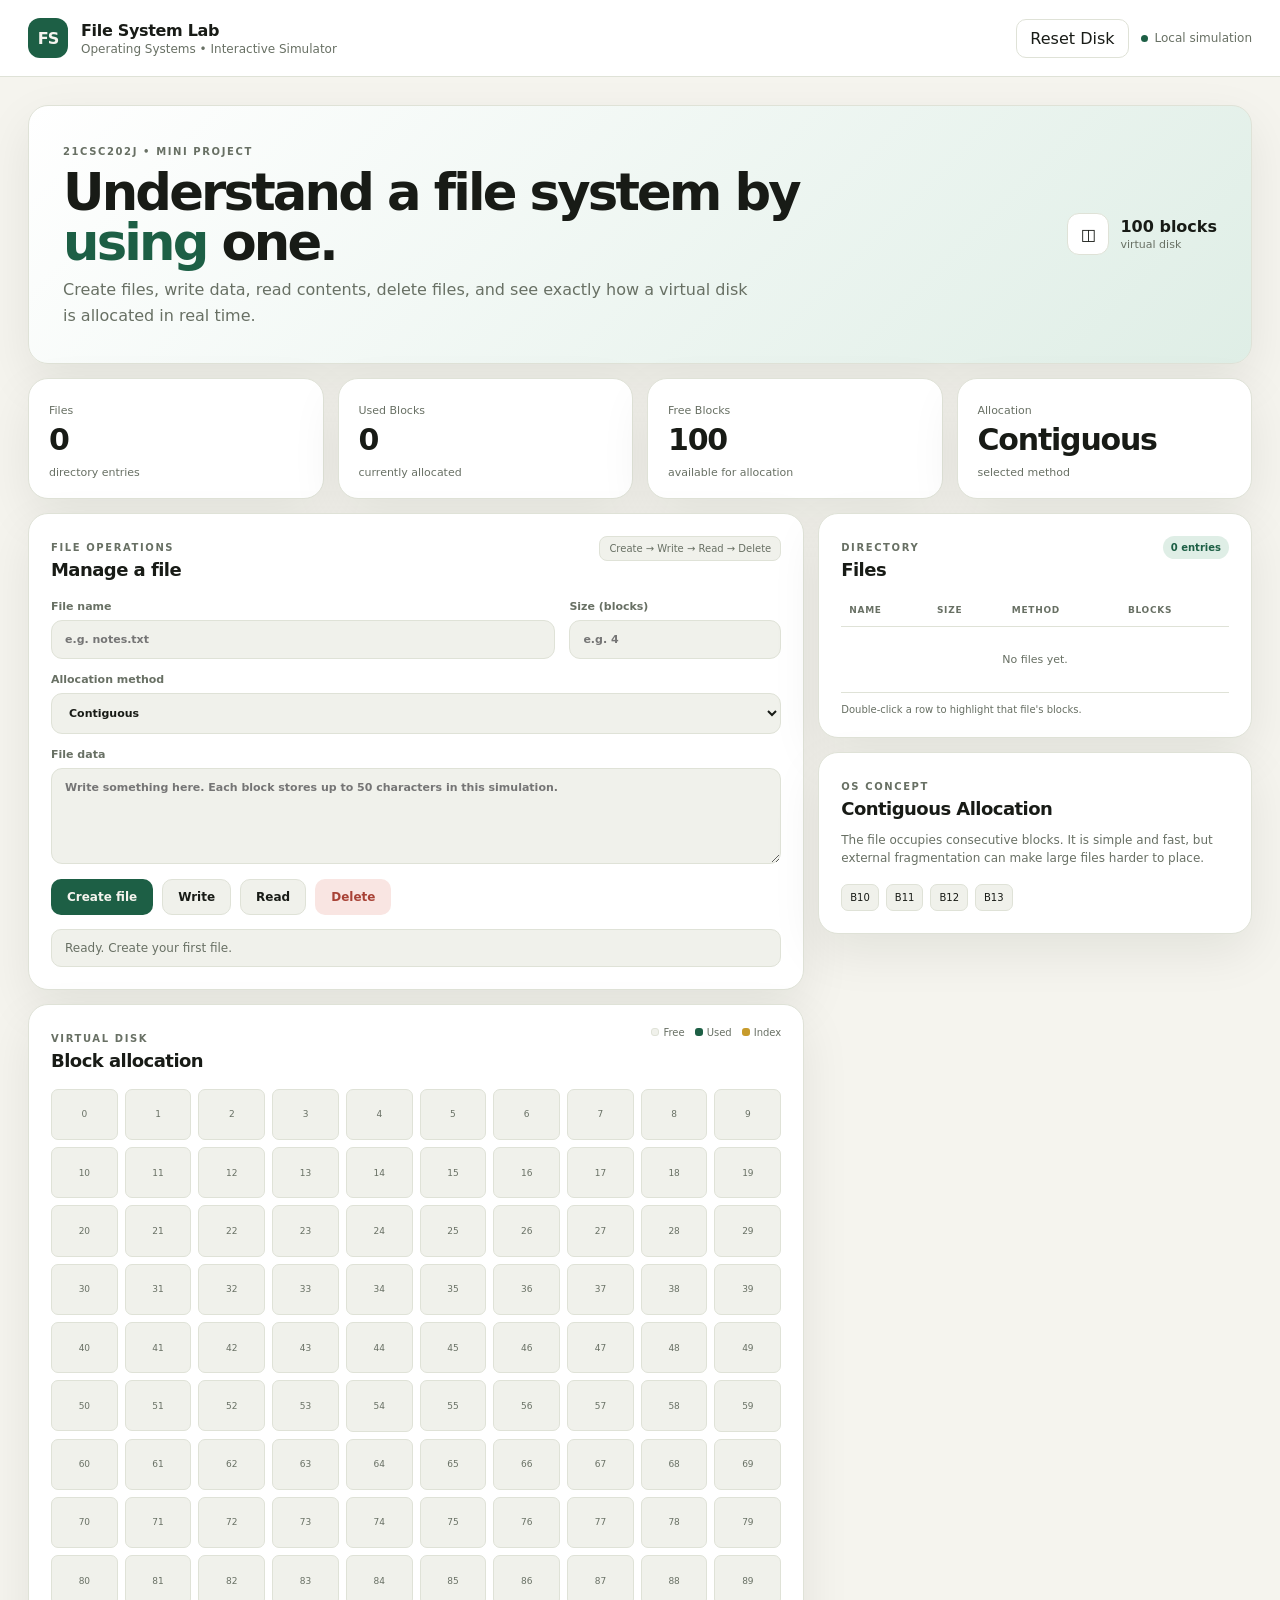
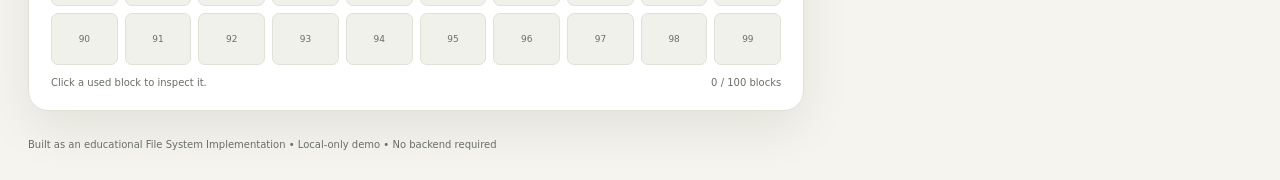
<file: index.html>
<!DOCTYPE html>
<html lang="en">
<head>
  <meta charset="UTF-8" />
  <meta name="viewport" content="width=device-width, initial-scale=1.0" />
  <meta name="description" content="Interactive File System visualizer for Operating Systems mini-projects." />
  <title>File System Lab</title>
  <link rel="stylesheet" href="style.css" />
</head>
<body>
  <header class="topbar">
    <div class="brand">
      <div class="brand-mark">FS</div>
      <div>
        <h1>File System Lab</h1>
        <p>Operating Systems • Interactive Simulator</p>
      </div>
    </div>
    <div class="top-actions">
      <button id="resetBtn" class="ghost-btn">Reset Disk</button>
      <span class="status-dot"><span></span> Local simulation</span>
    </div>
  </header>

  <main class="page-shell">
    <section class="hero panel">
      <div>
        <span class="eyebrow">21CSC202J • MINI PROJECT</span>
        <h2>Understand a file system by <em>using</em> one.</h2>
        <p>Create files, write data, read contents, delete files, and see exactly how a virtual disk is allocated in real time.</p>
      </div>
      <div class="hero-chip"><span class="chip-icon">◫</span><div><strong>100 blocks</strong><small>virtual disk</small></div></div>
    </section>

    <section class="stats-grid">
      <article class="stat-card panel"><span>Files</span><strong id="fileCount">0</strong><small>directory entries</small></article>
      <article class="stat-card panel"><span>Used Blocks</span><strong id="usedBlocks">0</strong><small>currently allocated</small></article>
      <article class="stat-card panel"><span>Free Blocks</span><strong id="freeBlocks">100</strong><small>available for allocation</small></article>
      <article class="stat-card panel"><span>Allocation</span><strong id="currentMethod">Contiguous</strong><small>selected method</small></article>
    </section>

    <section class="workspace">
      <div class="left-column">
        <article class="panel operation-card">
          <div class="section-head">
            <div><span class="eyebrow">FILE OPERATIONS</span><h3>Manage a file</h3></div>
            <span class="kbd">Create → Write → Read → Delete</span>
          </div>
          <div class="form-grid">
            <label>File name<input id="fileName" type="text" placeholder="e.g. notes.txt" maxlength="30" /></label>
            <label>Size (blocks)<input id="fileSize" type="number" min="1" max="100" placeholder="e.g. 4" /></label>
            <label class="wide">Allocation method
              <select id="method">
                <option value="Contiguous">Contiguous</option>
                <option value="Linked">Linked</option>
                <option value="Indexed">Indexed</option>
              </select>
            </label>
            <label class="wide">File data<textarea id="fileData" rows="4" maxlength="500" placeholder="Write something here. Each block stores up to 50 characters in this simulation."></textarea></label>
          </div>
          <div class="button-row">
            <button id="createBtn" class="primary-btn">Create file</button>
            <button id="writeBtn" class="secondary-btn">Write</button>
            <button id="readBtn" class="secondary-btn">Read</button>
            <button id="deleteBtn" class="danger-btn">Delete</button>
          </div>
          <div id="message" class="message info">Ready. Create your first file.</div>
        </article>

        <article class="panel disk-card">
          <div class="section-head">
            <div><span class="eyebrow">VIRTUAL DISK</span><h3>Block allocation</h3></div>
            <div class="legend"><span><i class="free-dot"></i>Free</span><span><i class="used-dot"></i>Used</span><span><i class="index-dot"></i>Index</span></div>
          </div>
          <div id="diskGrid" class="disk-grid" aria-label="Virtual disk blocks"></div>
          <div class="disk-footer"><span id="diskHint">Click a used block to inspect it.</span><span id="diskUsage">0 / 100 blocks</span></div>
        </article>
      </div>

      <aside class="right-column">
        <article class="panel directory-card">
          <div class="section-head">
            <div><span class="eyebrow">DIRECTORY</span><h3>Files</h3></div>
            <span id="directoryCount" class="count-pill">0 entries</span>
          </div>
          <div class="table-wrap">
            <table>
              <thead><tr><th>Name</th><th>Size</th><th>Method</th><th>Blocks</th></tr></thead>
              <tbody id="directoryBody"><tr><td colspan="4" class="empty-state">No files yet.</td></tr></tbody>
            </table>
          </div>
          <div class="directory-note">Double-click a row to highlight that file's blocks.</div>
        </article>

        <article class="panel concept-card">
          <span class="eyebrow">OS CONCEPT</span>
          <h3 id="methodTitle">Contiguous Allocation</h3>
          <p id="methodText">The file occupies consecutive blocks. It is simple and fast, but external fragmentation can make large files harder to place.</p>
          <div class="mini-flow" id="methodVisual"></div>
        </article>
      </aside>
    </section>
  </main>

  <footer class="footer">Built as an educational File System Implementation • Local-only demo • No backend required</footer>

  <script src="app.js"></script>
</body>
</html>
</file>
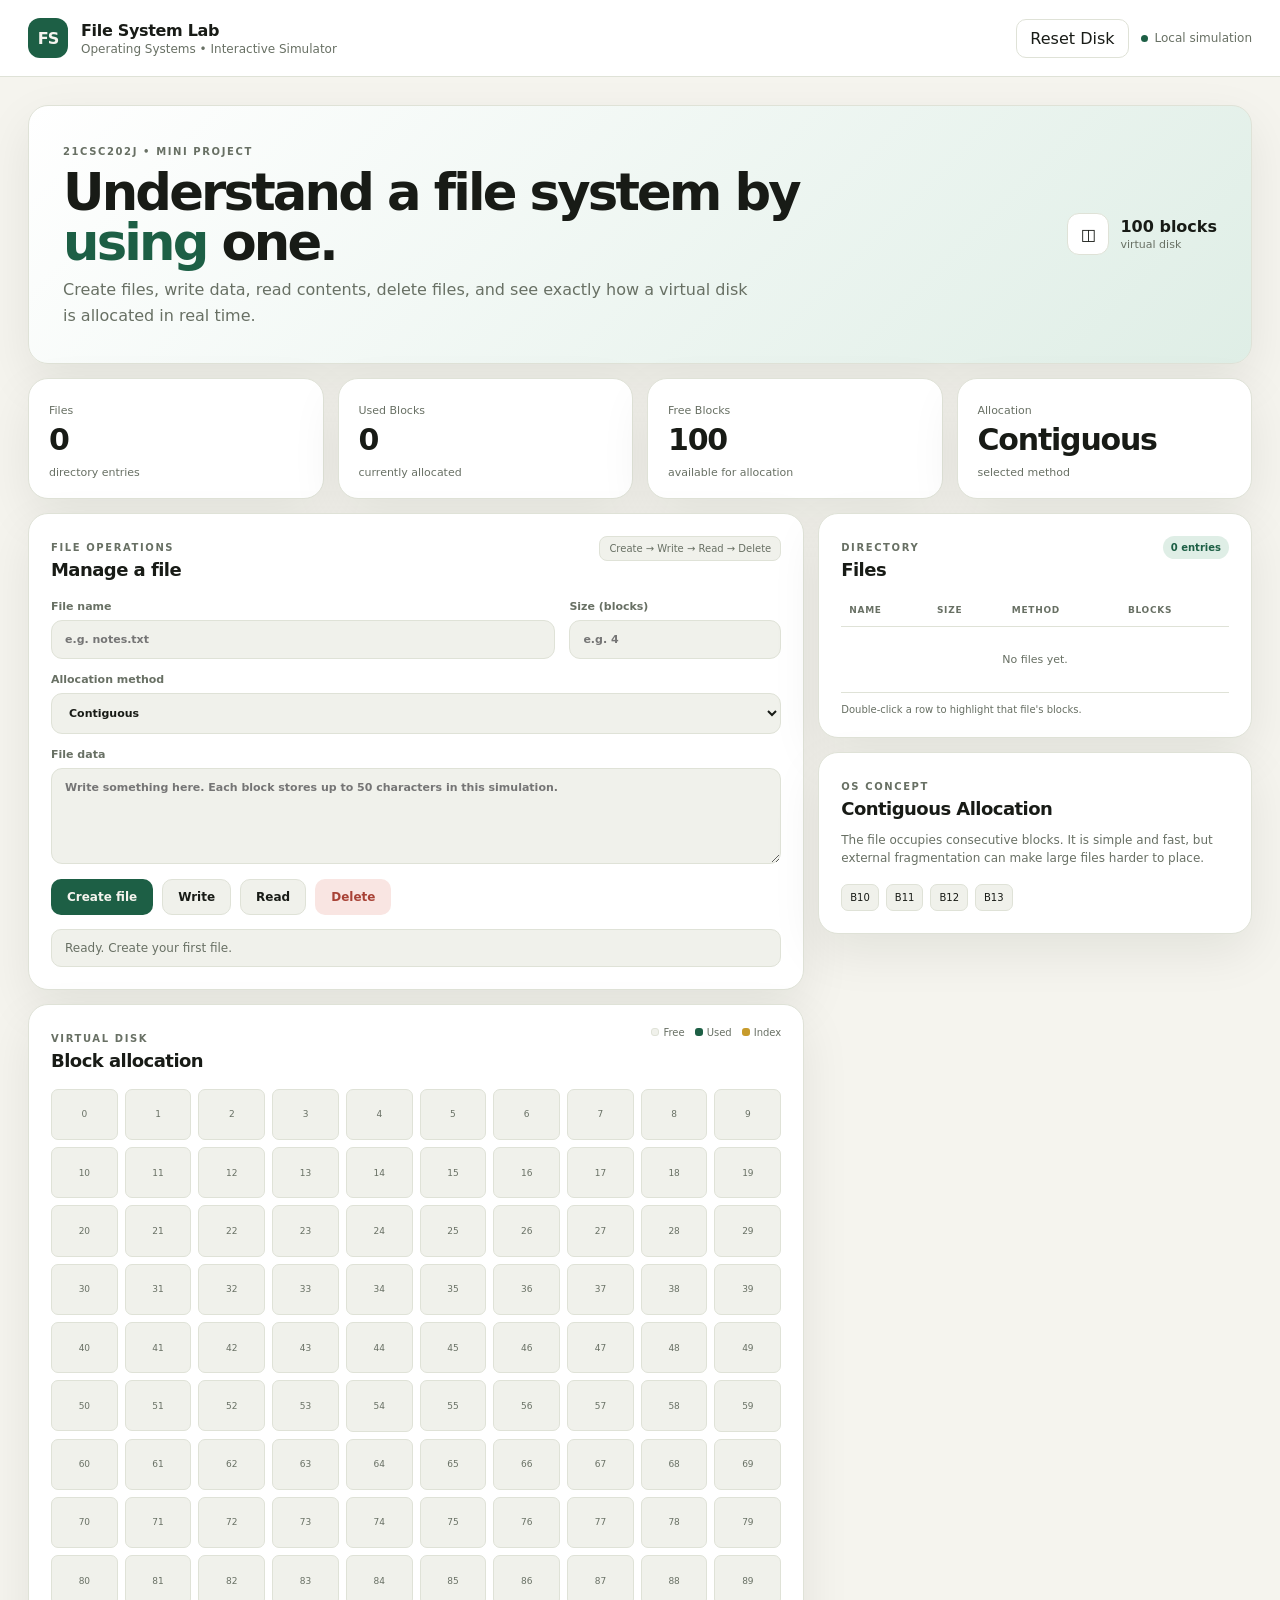
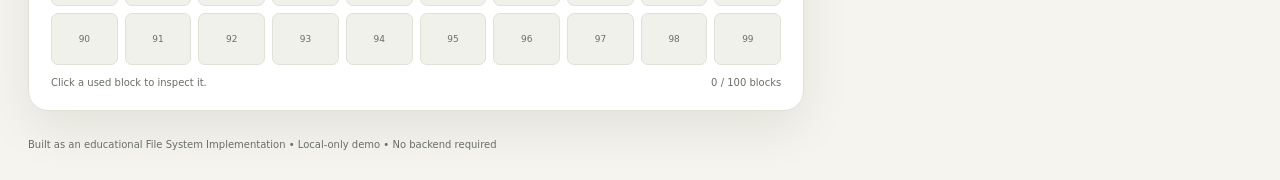
<file: preview.html>
<!DOCTYPE html>
<html lang="en">
<head>
  <meta charset="UTF-8" />
  <meta name="viewport" content="width=device-width, initial-scale=1.0" />
  <meta name="description" content="Interactive File System visualizer for Operating Systems mini-projects." />
  <title>File System Lab</title>
  <style>
:root {
  font-family: Inter, ui-sans-serif, system-ui, -apple-system, BlinkMacSystemFont, "Segoe UI", sans-serif;
  color-scheme: light dark;
  --bg: light-dark(#f5f4ee, #11120f);
  --surface: light-dark(#ffffff, #1a1c17);
  --surface-2: light-dark(#f0f1eb, #22251f);
  --text: light-dark(#181b16, #f4f5ee);
  --muted: light-dark(#687064, #a6ac9f);
  --border: light-dark(#dfe2d7, #34392f);
  --accent: light-dark(#1d5f45, #8be4b5);
  --accent-2: light-dark(#dfeee6, #1f4232);
  --danger: light-dark(#a84236, #ff9f92);
  --danger-bg: light-dark(#f9e5e2, #4b2926);
  --shadow: 0 18px 50px rgba(16, 25, 18, 0.08);
}

* { box-sizing: border-box; }
body { margin: 0; background: var(--bg); color: var(--text); }
button, input, textarea, select { font: inherit; }
button { cursor: pointer; }

.topbar {
  display: flex;
  justify-content: space-between;
  align-items: center;
  gap: 24px;
  padding: 18px 28px;
  border-bottom: 1px solid var(--border);
  background: var(--surface);
}
.brand { display: flex; align-items: center; gap: 13px; }
.brand-mark {
  width: 40px; height: 40px; border-radius: 12px;
  display: grid; place-items: center;
  background: var(--accent); color: var(--bg); font-weight: 900; letter-spacing: -0.06em;
}
.brand h1 { margin: 0; font-size: 16px; letter-spacing: -0.02em; }
.brand p { margin: 2px 0 0; color: var(--muted); font-size: 12px; }
.top-actions { display: flex; align-items: center; gap: 12px; }
.ghost-btn {
  border: 1px solid var(--border); background: transparent; color: var(--text);
  padding: 9px 13px; border-radius: 10px;
}
.status-dot { color: var(--muted); font-size: 12px; display: flex; align-items: center; gap: 7px; }
.status-dot span { width: 7px; height: 7px; border-radius: 50%; background: var(--accent); }

.page-shell { max-width: 1440px; margin: 0 auto; padding: 28px; }
.panel { background: var(--surface); border: 1px solid var(--border); box-shadow: var(--shadow); border-radius: 20px; }
.hero {
  padding: 34px; display: flex; justify-content: space-between; align-items: center; gap: 24px;
  background: linear-gradient(135deg, var(--surface), var(--accent-2));
}
.eyebrow { font-size: 10px; font-weight: 800; letter-spacing: 0.16em; color: var(--muted); }
.hero h2 { max-width: 780px; margin: 8px 0 10px; font-size: clamp(31px, 4vw, 52px); line-height: 0.98; letter-spacing: -0.055em; }
.hero h2 em { color: var(--accent); font-style: normal; }
.hero p { margin: 0; max-width: 700px; color: var(--muted); line-height: 1.6; }
.hero-chip { display: flex; align-items: center; gap: 11px; white-space: nowrap; }
.chip-icon { width: 42px; height: 42px; display: grid; place-items: center; background: var(--surface); border: 1px solid var(--border); border-radius: 12px; font-weight: 800; }
.hero-chip strong, .hero-chip small { display: block; }
.hero-chip strong { font-size: 16px; }
.hero-chip small { color: var(--muted); font-size: 11px; margin-top: 2px; }

.stats-grid { display: grid; grid-template-columns: repeat(4, 1fr); gap: 14px; margin-top: 14px; }
.stat-card { padding: 20px 20px 18px; }
.stat-card span { color: var(--muted); font-size: 11px; }
.stat-card strong { display: block; margin: 4px 0; font-size: 30px; letter-spacing: -0.04em; }
.stat-card small { color: var(--muted); font-size: 11px; }

.workspace { display: grid; grid-template-columns: minmax(0, 1.7fr) minmax(330px, 0.95fr); gap: 14px; margin-top: 14px; }
.left-column, .right-column { display: grid; gap: 14px; align-content: start; }
.operation-card, .disk-card, .directory-card, .concept-card { padding: 22px; }
.section-head { display: flex; justify-content: space-between; gap: 14px; align-items: flex-start; }
h3 { margin: 4px 0 0; font-size: 18px; letter-spacing: -0.03em; }
.kbd { color: var(--muted); border: 1px solid var(--border); background: var(--surface-2); padding: 6px 9px; border-radius: 8px; font-size: 10px; }

.form-grid { display: grid; grid-template-columns: 1fr 0.42fr; gap: 14px; margin-top: 20px; }
label { display: grid; gap: 7px; color: var(--muted); font-size: 11px; font-weight: 700; }
label.wide { grid-column: 1 / -1; }
input, textarea, select {
  width: 100%; border: 1px solid var(--border); color: var(--text); background: var(--surface-2);
  border-radius: 11px; padding: 12px 13px; outline: none;
}
input:focus, textarea:focus, select:focus { border-color: var(--accent); }
textarea { resize: vertical; min-height: 96px; }
.button-row { display: flex; flex-wrap: wrap; gap: 9px; margin-top: 15px; }
.primary-btn, .secondary-btn, .danger-btn {
  border-radius: 10px; padding: 10px 15px; border: 1px solid transparent; font-weight: 800; font-size: 12px;
}
.primary-btn { background: var(--accent); color: var(--bg); }
.secondary-btn { background: var(--surface-2); border-color: var(--border); color: var(--text); }
.danger-btn { background: var(--danger-bg); color: var(--danger); border-color: transparent; }
.message { margin-top: 14px; padding: 11px 13px; border-radius: 10px; font-size: 12px; border: 1px solid var(--border); background: var(--surface-2); color: var(--muted); }
.message.success { color: var(--accent); }
.message.error { color: var(--danger); }

.legend { display: flex; flex-wrap: wrap; gap: 10px; color: var(--muted); font-size: 10px; }
.legend span { display: flex; align-items: center; gap: 4px; }
.legend i { width: 8px; height: 8px; border-radius: 3px; display: inline-block; background: var(--border); }
.legend .free-dot { background: var(--surface-2); border: 1px solid var(--border); }
.legend .used-dot { background: var(--accent); }
.legend .index-dot { background: #c79b2c; }
.disk-grid { display: grid; grid-template-columns: repeat(10, minmax(0, 1fr)); gap: 7px; margin-top: 18px; }
.block {
  aspect-ratio: 1.3 / 1; border: 1px solid var(--border); border-radius: 7px; background: var(--surface-2);
  position: relative; display: grid; place-items: center; font-size: 9px; color: var(--muted); transition: transform .15s ease, box-shadow .15s ease;
}
.block:hover { transform: translateY(-2px); box-shadow: 0 8px 18px rgba(0,0,0,.09); }
.block.used { background: var(--accent-2); border-color: var(--accent); color: var(--text); }
.block.index { background: #5a471b; border-color: #c79b2c; color: #fff6cf; }
.block.selected { outline: 2px solid var(--text); outline-offset: 1px; }
.block small { position: absolute; left: 4px; bottom: 2px; font-size: 7px; overflow: hidden; white-space: nowrap; max-width: calc(100% - 8px); opacity: .75; }
.disk-footer { display: flex; justify-content: space-between; gap: 12px; color: var(--muted); font-size: 10px; margin-top: 12px; }

.count-pill { background: var(--accent-2); color: var(--accent); padding: 6px 8px; border-radius: 99px; font-size: 10px; font-weight: 800; }
.table-wrap { overflow-x: auto; margin-top: 14px; }
table { width: 100%; border-collapse: collapse; font-size: 11px; }
th, td { padding: 11px 8px; border-bottom: 1px solid var(--border); text-align: left; vertical-align: top; }
th { color: var(--muted); font-size: 9px; letter-spacing: .08em; text-transform: uppercase; }
td { color: var(--text); }
tbody tr { cursor: pointer; }
tbody tr:hover { background: var(--surface-2); }
.empty-state { text-align: center; color: var(--muted); padding: 26px 10px; }
.directory-note { color: var(--muted); font-size: 10px; margin-top: 11px; }

.concept-card p { margin: 12px 0 16px; color: var(--muted); line-height: 1.55; font-size: 12px; }
.mini-flow { display: flex; gap: 7px; flex-wrap: wrap; }
.mini-flow span { padding: 7px 8px; border-radius: 7px; background: var(--surface-2); border: 1px solid var(--border); font-size: 10px; }
.footer { max-width: 1440px; margin: 0 auto; padding: 0 28px 30px; color: var(--muted); font-size: 10px; }

@media (max-width: 980px) {
  .workspace { grid-template-columns: 1fr; }
  .stats-grid { grid-template-columns: repeat(2, 1fr); }
  .hero { align-items: flex-start; }
}
@media (max-width: 640px) {
  .topbar { padding: 16px; }
  .top-actions .status-dot { display: none; }
  .page-shell { padding: 16px; }
  .hero { padding: 23px; flex-direction: column; }
  .stats-grid { grid-template-columns: 1fr 1fr; gap: 10px; }
  .form-grid { grid-template-columns: 1fr; }
  label.wide { grid-column: auto; }
  .operation-card, .disk-card, .directory-card, .concept-card { padding: 17px; }
  .disk-grid { gap: 4px; }
  .block { font-size: 8px; }
}

  </style>
</head>
<body>
  <header class="topbar">
    <div class="brand">
      <div class="brand-mark">FS</div>
      <div>
        <h1>File System Lab</h1>
        <p>Operating Systems • Interactive Simulator</p>
      </div>
    </div>
    <div class="top-actions">
      <button id="resetBtn" class="ghost-btn">Reset Disk</button>
      <span class="status-dot"><span></span> Local simulation</span>
    </div>
  </header>

  <main class="page-shell">
    <section class="hero panel">
      <div>
        <span class="eyebrow">21CSC202J • MINI PROJECT</span>
        <h2>Understand a file system by <em>using</em> one.</h2>
        <p>Create files, write data, read contents, delete files, and see exactly how a virtual disk is allocated in real time.</p>
      </div>
      <div class="hero-chip"><span class="chip-icon">◫</span><div><strong>100 blocks</strong><small>virtual disk</small></div></div>
    </section>

    <section class="stats-grid">
      <article class="stat-card panel"><span>Files</span><strong id="fileCount">0</strong><small>directory entries</small></article>
      <article class="stat-card panel"><span>Used Blocks</span><strong id="usedBlocks">0</strong><small>currently allocated</small></article>
      <article class="stat-card panel"><span>Free Blocks</span><strong id="freeBlocks">100</strong><small>available for allocation</small></article>
      <article class="stat-card panel"><span>Allocation</span><strong id="currentMethod">Contiguous</strong><small>selected method</small></article>
    </section>

    <section class="workspace">
      <div class="left-column">
        <article class="panel operation-card">
          <div class="section-head">
            <div><span class="eyebrow">FILE OPERATIONS</span><h3>Manage a file</h3></div>
            <span class="kbd">Create → Write → Read → Delete</span>
          </div>
          <div class="form-grid">
            <label>File name<input id="fileName" type="text" placeholder="e.g. notes.txt" maxlength="30" /></label>
            <label>Size (blocks)<input id="fileSize" type="number" min="1" max="100" placeholder="e.g. 4" /></label>
            <label class="wide">Allocation method
              <select id="method">
                <option value="Contiguous">Contiguous</option>
                <option value="Linked">Linked</option>
                <option value="Indexed">Indexed</option>
              </select>
            </label>
            <label class="wide">File data<textarea id="fileData" rows="4" maxlength="500" placeholder="Write something here. Each block stores up to 50 characters in this simulation."></textarea></label>
          </div>
          <div class="button-row">
            <button id="createBtn" class="primary-btn">Create file</button>
            <button id="writeBtn" class="secondary-btn">Write</button>
            <button id="readBtn" class="secondary-btn">Read</button>
            <button id="deleteBtn" class="danger-btn">Delete</button>
          </div>
          <div id="message" class="message info">Ready. Create your first file.</div>
        </article>

        <article class="panel disk-card">
          <div class="section-head">
            <div><span class="eyebrow">VIRTUAL DISK</span><h3>Block allocation</h3></div>
            <div class="legend"><span><i class="free-dot"></i>Free</span><span><i class="used-dot"></i>Used</span><span><i class="index-dot"></i>Index</span></div>
          </div>
          <div id="diskGrid" class="disk-grid" aria-label="Virtual disk blocks"></div>
          <div class="disk-footer"><span id="diskHint">Click a used block to inspect it.</span><span id="diskUsage">0 / 100 blocks</span></div>
        </article>
      </div>

      <aside class="right-column">
        <article class="panel directory-card">
          <div class="section-head">
            <div><span class="eyebrow">DIRECTORY</span><h3>Files</h3></div>
            <span id="directoryCount" class="count-pill">0 entries</span>
          </div>
          <div class="table-wrap">
            <table>
              <thead><tr><th>Name</th><th>Size</th><th>Method</th><th>Blocks</th></tr></thead>
              <tbody id="directoryBody"><tr><td colspan="4" class="empty-state">No files yet.</td></tr></tbody>
            </table>
          </div>
          <div class="directory-note">Double-click a row to highlight that file's blocks.</div>
        </article>

        <article class="panel concept-card">
          <span class="eyebrow">OS CONCEPT</span>
          <h3 id="methodTitle">Contiguous Allocation</h3>
          <p id="methodText">The file occupies consecutive blocks. It is simple and fast, but external fragmentation can make large files harder to place.</p>
          <div class="mini-flow" id="methodVisual"></div>
        </article>
      </aside>
    </section>
  </main>

  <footer class="footer">Built as an educational File System Implementation • Local-only demo • No backend required</footer>

  <script>
const DISK_SIZE = 100;
const BLOCK_CAPACITY = 50;

const state = {
  files: new Map(),
  blocks: Array.from({ length: DISK_SIZE }, () => ({ owner: null, index: false, data: "", next: -1 })),
  selectedBlock: null
};

const els = {
  fileName: document.getElementById("fileName"),
  fileSize: document.getElementById("fileSize"),
  method: document.getElementById("method"),
  fileData: document.getElementById("fileData"),
  message: document.getElementById("message"),
  directoryBody: document.getElementById("directoryBody"),
  directoryCount: document.getElementById("directoryCount"),
  diskGrid: document.getElementById("diskGrid"),
  diskHint: document.getElementById("diskHint"),
  diskUsage: document.getElementById("diskUsage"),
  fileCount: document.getElementById("fileCount"),
  usedBlocks: document.getElementById("usedBlocks"),
  freeBlocks: document.getElementById("freeBlocks"),
  currentMethod: document.getElementById("currentMethod"),
  methodTitle: document.getElementById("methodTitle"),
  methodText: document.getElementById("methodText"),
  methodVisual: document.getElementById("methodVisual")
};

const methodInfo = {
  Contiguous: {
    title: "Contiguous Allocation",
    text: "The file occupies consecutive blocks. It is simple and fast, but external fragmentation can make large files harder to place.",
    visual: ["B10", "B11", "B12", "B13"]
  },
  Linked: {
    title: "Linked Allocation",
    text: "Blocks may be scattered across the disk and are connected using next-block pointers. File growth is flexible, but random access is slower.",
    visual: ["B5 →", "B22 →", "B8 →", "NULL"]
  },
  Indexed: {
    title: "Indexed Allocation",
    text: "A separate index block stores references to the file's data blocks. This supports direct access while adding index-block overhead.",
    visual: ["INDEX", "B7", "B19", "B31"]
  }
};

function showMessage(text, type = "info") {
  els.message.textContent = text;
  els.message.className = `message ${type}`;
}

function normalizeName(name) {
  return name.trim();
}

function availableBlocks(count, exclude = new Set()) {
  const list = [];
  for (let i = 0; i < DISK_SIZE && list.length < count; i++) {
    if (!state.blocks[i].owner && !exclude.has(i)) list.push(i);
  }
  return list;
}

function contiguousBlocks(count) {
  for (let start = 0; start <= DISK_SIZE - count; start++) {
    let good = true;
    for (let i = start; i < start + count; i++) {
      if (state.blocks[i].owner) { good = false; break; }
    }
    if (good) return Array.from({ length: count }, (_, j) => start + j);
  }
  return null;
}

function allocateFile(name, size, method) {
  if (method === "Contiguous") {
    const blocks = contiguousBlocks(size);
    if (!blocks) return null;
    return { blocks, indexBlock: null };
  }

  if (method === "Linked") {
    const blocks = availableBlocks(size);
    if (blocks.length < size) return null;
    return { blocks, indexBlock: null };
  }

  if (method === "Indexed") {
    const idx = availableBlocks(1)[0];
    if (idx === undefined) return null;
    const blocks = availableBlocks(size, new Set([idx]));
    if (blocks.length < size) return null;
    return { blocks, indexBlock: idx };
  }

  return null;
}

function createFile() {
  const name = normalizeName(els.fileName.value);
  const size = Number(els.fileSize.value);
  const method = els.method.value;

  if (!name || !Number.isInteger(size) || size < 1 || size > DISK_SIZE) {
    showMessage("Enter a valid file name and a size from 1 to 100 blocks.", "error");
    return;
  }
  if (state.files.has(name)) {
    showMessage("A file with that name already exists.", "error");
    return;
  }

  const allocation = allocateFile(name, size, method);
  if (!allocation) {
    showMessage("Allocation failed. The selected method could not find enough suitable free space.", "error");
    return;
  }

  const file = {
    name,
    size,
    method,
    blocks: allocation.blocks,
    indexBlock: allocation.indexBlock,
    data: ""
  };

  state.files.set(name, file);
  file.blocks.forEach((blockId, pos) => {
    state.blocks[blockId].owner = name;
    state.blocks[blockId].next = file.blocks[pos + 1] ?? -1;
    state.blocks[blockId].index = false;
  });

  if (file.indexBlock !== null) {
    state.blocks[file.indexBlock].owner = name;
    state.blocks[file.indexBlock].index = true;
  }

  updateUI();
  highlightFile(name);
  showMessage(`Created ${name} using ${method} allocation.`, "success");
}

function writeFile() {
  const name = normalizeName(els.fileName.value);
  const file = state.files.get(name);
  if (!file) {
    showMessage("File not found. Create the file first.", "error");
    return;
  }

  const data = els.fileData.value;
  const required = Math.max(1, Math.ceil(data.length / BLOCK_CAPACITY));
  if (required > file.size) {
    showMessage(`Write failed. ${name} has ${file.size} block(s), so it can store about ${file.size * BLOCK_CAPACITY} characters in this demo.`, "error");
    return;
  }

  file.data = data;
  file.blocks.forEach((blockId, i) => {
    const start = i * BLOCK_CAPACITY;
    state.blocks[blockId].data = data.slice(start, start + BLOCK_CAPACITY);
  });
  updateUI();
  highlightFile(name);
  showMessage(`Wrote data to ${name}.`, "success");
}

function readFile() {
  const name = normalizeName(els.fileName.value);
  const file = state.files.get(name);
  if (!file) {
    showMessage("File not found.", "error");
    return;
  }
  els.fileData.value = file.data;
  highlightFile(name);
  showMessage(`Read operation successful for ${name}.`, "success");
}

function deleteFile() {
  const name = normalizeName(els.fileName.value);
  const file = state.files.get(name);
  if (!file) {
    showMessage("File not found.", "error");
    return;
  }

  file.blocks.forEach(blockId => {
    state.blocks[blockId] = { owner: null, index: false, data: "", next: -1 };
  });
  if (file.indexBlock !== null) {
    state.blocks[file.indexBlock] = { owner: null, index: false, data: "", next: -1 };
  }
  state.files.delete(name);
  els.fileData.value = "";
  updateUI();
  showMessage(`Deleted ${name} and released its blocks.`, "success");
}

function resetSystem() {
  if (!state.files.size) {
    showMessage("The disk is already empty.", "info");
    return;
  }
  state.files.clear();
  state.blocks = Array.from({ length: DISK_SIZE }, () => ({ owner: null, index: false, data: "", next: -1 }));
  state.selectedBlock = null;
  els.fileData.value = "";
  updateUI();
  showMessage("Disk reset. All files and allocations were cleared.", "success");
}

function blockLabel(blockId) {
  const block = state.blocks[blockId];
  if (!block.owner) return "FREE";
  if (block.index) return "INDEX";
  return block.owner.length > 8 ? block.owner.slice(0, 8) : block.owner;
}

function renderDisk() {
  els.diskGrid.innerHTML = "";
  state.blocks.forEach((block, i) => {
    const cell = document.createElement("button");
    cell.type = "button";
    cell.className = "block";
    if (block.owner) cell.classList.add("used");
    if (block.index) cell.classList.add("index");
    if (state.selectedBlock === i) cell.classList.add("selected");
    cell.title = block.owner ? `${i}: ${block.index ? "Index block" : block.owner}` : `${i}: Free`;
    cell.innerHTML = `<span>${i}</span>${block.owner ? `<small>${blockLabel(i)}</small>` : ""}`;
    cell.addEventListener("click", () => inspectBlock(i));
    els.diskGrid.appendChild(cell);
  });
}

function inspectBlock(i) {
  state.selectedBlock = i;
  const block = state.blocks[i];
  if (!block.owner) {
    els.diskHint.textContent = `Block ${i} is free.`;
  } else if (block.index) {
    const file = state.files.get(block.owner);
    els.diskHint.textContent = `Block ${i} is the index block for ${block.owner}. Data blocks: ${file.blocks.join(", ")}`;
  } else {
    const next = block.next === -1 ? "NULL" : `Block ${block.next}`;
    els.diskHint.textContent = `Block ${i} belongs to ${block.owner}. Next block: ${next}.`;
  }
  renderDisk();
}

function renderDirectory() {
  els.directoryBody.innerHTML = "";
  if (!state.files.size) {
    els.directoryBody.innerHTML = `<tr><td colspan="4" class="empty-state">No files yet.</td></tr>`;
  } else {
    state.files.forEach(file => {
      const row = document.createElement("tr");
      row.innerHTML = `<td><strong>${escapeHtml(file.name)}</strong></td><td>${file.size}</td><td>${file.method}</td><td>${file.indexBlock !== null ? `I:${file.indexBlock} → ` : ""}${file.blocks.join(", ")}</td>`;
      row.addEventListener("dblclick", () => {
        els.fileName.value = file.name;
        els.fileSize.value = file.size;
        els.method.value = file.method;
        els.fileData.value = file.data;
        highlightFile(file.name);
      });
      els.directoryBody.appendChild(row);
    });
  }
  const count = state.files.size;
  els.directoryCount.textContent = `${count} ${count === 1 ? "entry" : "entries"}`;
}

function highlightFile(name) {
  const file = state.files.get(name);
  if (!file) return;
  state.selectedBlock = file.blocks[0] ?? file.indexBlock;
  renderDisk();
  els.diskHint.textContent = `${name}: ${file.method} allocation • ${file.blocks.length} data block(s)${file.indexBlock !== null ? ` • index block ${file.indexBlock}` : ""}`;
}

function renderMethodInfo() {
  const method = els.method.value;
  const info = methodInfo[method];
  els.currentMethod.textContent = method;
  els.methodTitle.textContent = info.title;
  els.methodText.textContent = info.text;
  els.methodVisual.innerHTML = info.visual.map(item => `<span>${item}</span>`).join("");
}

function updateUI() {
  const used = state.blocks.filter(b => b.owner).length;
  els.fileCount.textContent = state.files.size;
  els.usedBlocks.textContent = used;
  els.freeBlocks.textContent = DISK_SIZE - used;
  els.diskUsage.textContent = `${used} / ${DISK_SIZE} blocks`;
  renderDirectory();
  renderDisk();
  renderMethodInfo();
}

function escapeHtml(value) {
  return value.replace(/[&<>\"]/g, ch => ({"&": "&amp;", "<": "&lt;", ">": "&gt;", '\"': "&quot;"}[ch]));
}

document.getElementById("createBtn").addEventListener("click", createFile);
document.getElementById("writeBtn").addEventListener("click", writeFile);
document.getElementById("readBtn").addEventListener("click", readFile);
document.getElementById("deleteBtn").addEventListener("click", deleteFile);
document.getElementById("resetBtn").addEventListener("click", resetSystem);
els.method.addEventListener("change", renderMethodInfo);

updateUI();

  </script>
</body>
</html>
</file>
<file: style.css>
:root {
  font-family: Inter, ui-sans-serif, system-ui, -apple-system, BlinkMacSystemFont, "Segoe UI", sans-serif;
  color-scheme: light dark;
  --bg: light-dark(#f5f4ee, #11120f);
  --surface: light-dark(#ffffff, #1a1c17);
  --surface-2: light-dark(#f0f1eb, #22251f);
  --text: light-dark(#181b16, #f4f5ee);
  --muted: light-dark(#687064, #a6ac9f);
  --border: light-dark(#dfe2d7, #34392f);
  --accent: light-dark(#1d5f45, #8be4b5);
  --accent-2: light-dark(#dfeee6, #1f4232);
  --danger: light-dark(#a84236, #ff9f92);
  --danger-bg: light-dark(#f9e5e2, #4b2926);
  --shadow: 0 18px 50px rgba(16, 25, 18, 0.08);
}

* { box-sizing: border-box; }
body { margin: 0; background: var(--bg); color: var(--text); }
button, input, textarea, select { font: inherit; }
button { cursor: pointer; }

.topbar {
  display: flex;
  justify-content: space-between;
  align-items: center;
  gap: 24px;
  padding: 18px 28px;
  border-bottom: 1px solid var(--border);
  background: var(--surface);
}
.brand { display: flex; align-items: center; gap: 13px; }
.brand-mark {
  width: 40px; height: 40px; border-radius: 12px;
  display: grid; place-items: center;
  background: var(--accent); color: var(--bg); font-weight: 900; letter-spacing: -0.06em;
}
.brand h1 { margin: 0; font-size: 16px; letter-spacing: -0.02em; }
.brand p { margin: 2px 0 0; color: var(--muted); font-size: 12px; }
.top-actions { display: flex; align-items: center; gap: 12px; }
.ghost-btn {
  border: 1px solid var(--border); background: transparent; color: var(--text);
  padding: 9px 13px; border-radius: 10px;
}
.status-dot { color: var(--muted); font-size: 12px; display: flex; align-items: center; gap: 7px; }
.status-dot span { width: 7px; height: 7px; border-radius: 50%; background: var(--accent); }

.page-shell { max-width: 1440px; margin: 0 auto; padding: 28px; }
.panel { background: var(--surface); border: 1px solid var(--border); box-shadow: var(--shadow); border-radius: 20px; }
.hero {
  padding: 34px; display: flex; justify-content: space-between; align-items: center; gap: 24px;
  background: linear-gradient(135deg, var(--surface), var(--accent-2));
}
.eyebrow { font-size: 10px; font-weight: 800; letter-spacing: 0.16em; color: var(--muted); }
.hero h2 { max-width: 780px; margin: 8px 0 10px; font-size: clamp(31px, 4vw, 52px); line-height: 0.98; letter-spacing: -0.055em; }
.hero h2 em { color: var(--accent); font-style: normal; }
.hero p { margin: 0; max-width: 700px; color: var(--muted); line-height: 1.6; }
.hero-chip { display: flex; align-items: center; gap: 11px; white-space: nowrap; }
.chip-icon { width: 42px; height: 42px; display: grid; place-items: center; background: var(--surface); border: 1px solid var(--border); border-radius: 12px; font-weight: 800; }
.hero-chip strong, .hero-chip small { display: block; }
.hero-chip strong { font-size: 16px; }
.hero-chip small { color: var(--muted); font-size: 11px; margin-top: 2px; }

.stats-grid { display: grid; grid-template-columns: repeat(4, 1fr); gap: 14px; margin-top: 14px; }
.stat-card { padding: 20px 20px 18px; }
.stat-card span { color: var(--muted); font-size: 11px; }
.stat-card strong { display: block; margin: 4px 0; font-size: 30px; letter-spacing: -0.04em; }
.stat-card small { color: var(--muted); font-size: 11px; }

.workspace { display: grid; grid-template-columns: minmax(0, 1.7fr) minmax(330px, 0.95fr); gap: 14px; margin-top: 14px; }
.left-column, .right-column { display: grid; gap: 14px; align-content: start; }
.operation-card, .disk-card, .directory-card, .concept-card { padding: 22px; }
.section-head { display: flex; justify-content: space-between; gap: 14px; align-items: flex-start; }
h3 { margin: 4px 0 0; font-size: 18px; letter-spacing: -0.03em; }
.kbd { color: var(--muted); border: 1px solid var(--border); background: var(--surface-2); padding: 6px 9px; border-radius: 8px; font-size: 10px; }

.form-grid { display: grid; grid-template-columns: 1fr 0.42fr; gap: 14px; margin-top: 20px; }
label { display: grid; gap: 7px; color: var(--muted); font-size: 11px; font-weight: 700; }
label.wide { grid-column: 1 / -1; }
input, textarea, select {
  width: 100%; border: 1px solid var(--border); color: var(--text); background: var(--surface-2);
  border-radius: 11px; padding: 12px 13px; outline: none;
}
input:focus, textarea:focus, select:focus { border-color: var(--accent); }
textarea { resize: vertical; min-height: 96px; }
.button-row { display: flex; flex-wrap: wrap; gap: 9px; margin-top: 15px; }
.primary-btn, .secondary-btn, .danger-btn {
  border-radius: 10px; padding: 10px 15px; border: 1px solid transparent; font-weight: 800; font-size: 12px;
}
.primary-btn { background: var(--accent); color: var(--bg); }
.secondary-btn { background: var(--surface-2); border-color: var(--border); color: var(--text); }
.danger-btn { background: var(--danger-bg); color: var(--danger); border-color: transparent; }
.message { margin-top: 14px; padding: 11px 13px; border-radius: 10px; font-size: 12px; border: 1px solid var(--border); background: var(--surface-2); color: var(--muted); }
.message.success { color: var(--accent); }
.message.error { color: var(--danger); }

.legend { display: flex; flex-wrap: wrap; gap: 10px; color: var(--muted); font-size: 10px; }
.legend span { display: flex; align-items: center; gap: 4px; }
.legend i { width: 8px; height: 8px; border-radius: 3px; display: inline-block; background: var(--border); }
.legend .free-dot { background: var(--surface-2); border: 1px solid var(--border); }
.legend .used-dot { background: var(--accent); }
.legend .index-dot { background: #c79b2c; }
.disk-grid { display: grid; grid-template-columns: repeat(10, minmax(0, 1fr)); gap: 7px; margin-top: 18px; }
.block {
  aspect-ratio: 1.3 / 1; border: 1px solid var(--border); border-radius: 7px; background: var(--surface-2);
  position: relative; display: grid; place-items: center; font-size: 9px; color: var(--muted); transition: transform .15s ease, box-shadow .15s ease;
}
.block:hover { transform: translateY(-2px); box-shadow: 0 8px 18px rgba(0,0,0,.09); }
.block.used { background: var(--accent-2); border-color: var(--accent); color: var(--text); }
.block.index { background: #5a471b; border-color: #c79b2c; color: #fff6cf; }
.block.selected { outline: 2px solid var(--text); outline-offset: 1px; }
.block small { position: absolute; left: 4px; bottom: 2px; font-size: 7px; overflow: hidden; white-space: nowrap; max-width: calc(100% - 8px); opacity: .75; }
.disk-footer { display: flex; justify-content: space-between; gap: 12px; color: var(--muted); font-size: 10px; margin-top: 12px; }

.count-pill { background: var(--accent-2); color: var(--accent); padding: 6px 8px; border-radius: 99px; font-size: 10px; font-weight: 800; }
.table-wrap { overflow-x: auto; margin-top: 14px; }
table { width: 100%; border-collapse: collapse; font-size: 11px; }
th, td { padding: 11px 8px; border-bottom: 1px solid var(--border); text-align: left; vertical-align: top; }
th { color: var(--muted); font-size: 9px; letter-spacing: .08em; text-transform: uppercase; }
td { color: var(--text); }
tbody tr { cursor: pointer; }
tbody tr:hover { background: var(--surface-2); }
.empty-state { text-align: center; color: var(--muted); padding: 26px 10px; }
.directory-note { color: var(--muted); font-size: 10px; margin-top: 11px; }

.concept-card p { margin: 12px 0 16px; color: var(--muted); line-height: 1.55; font-size: 12px; }
.mini-flow { display: flex; gap: 7px; flex-wrap: wrap; }
.mini-flow span { padding: 7px 8px; border-radius: 7px; background: var(--surface-2); border: 1px solid var(--border); font-size: 10px; }
.footer { max-width: 1440px; margin: 0 auto; padding: 0 28px 30px; color: var(--muted); font-size: 10px; }

@media (max-width: 980px) {
  .workspace { grid-template-columns: 1fr; }
  .stats-grid { grid-template-columns: repeat(2, 1fr); }
  .hero { align-items: flex-start; }
}
@media (max-width: 640px) {
  .topbar { padding: 16px; }
  .top-actions .status-dot { display: none; }
  .page-shell { padding: 16px; }
  .hero { padding: 23px; flex-direction: column; }
  .stats-grid { grid-template-columns: 1fr 1fr; gap: 10px; }
  .form-grid { grid-template-columns: 1fr; }
  label.wide { grid-column: auto; }
  .operation-card, .disk-card, .directory-card, .concept-card { padding: 17px; }
  .disk-grid { gap: 4px; }
  .block { font-size: 8px; }
}
</file>
